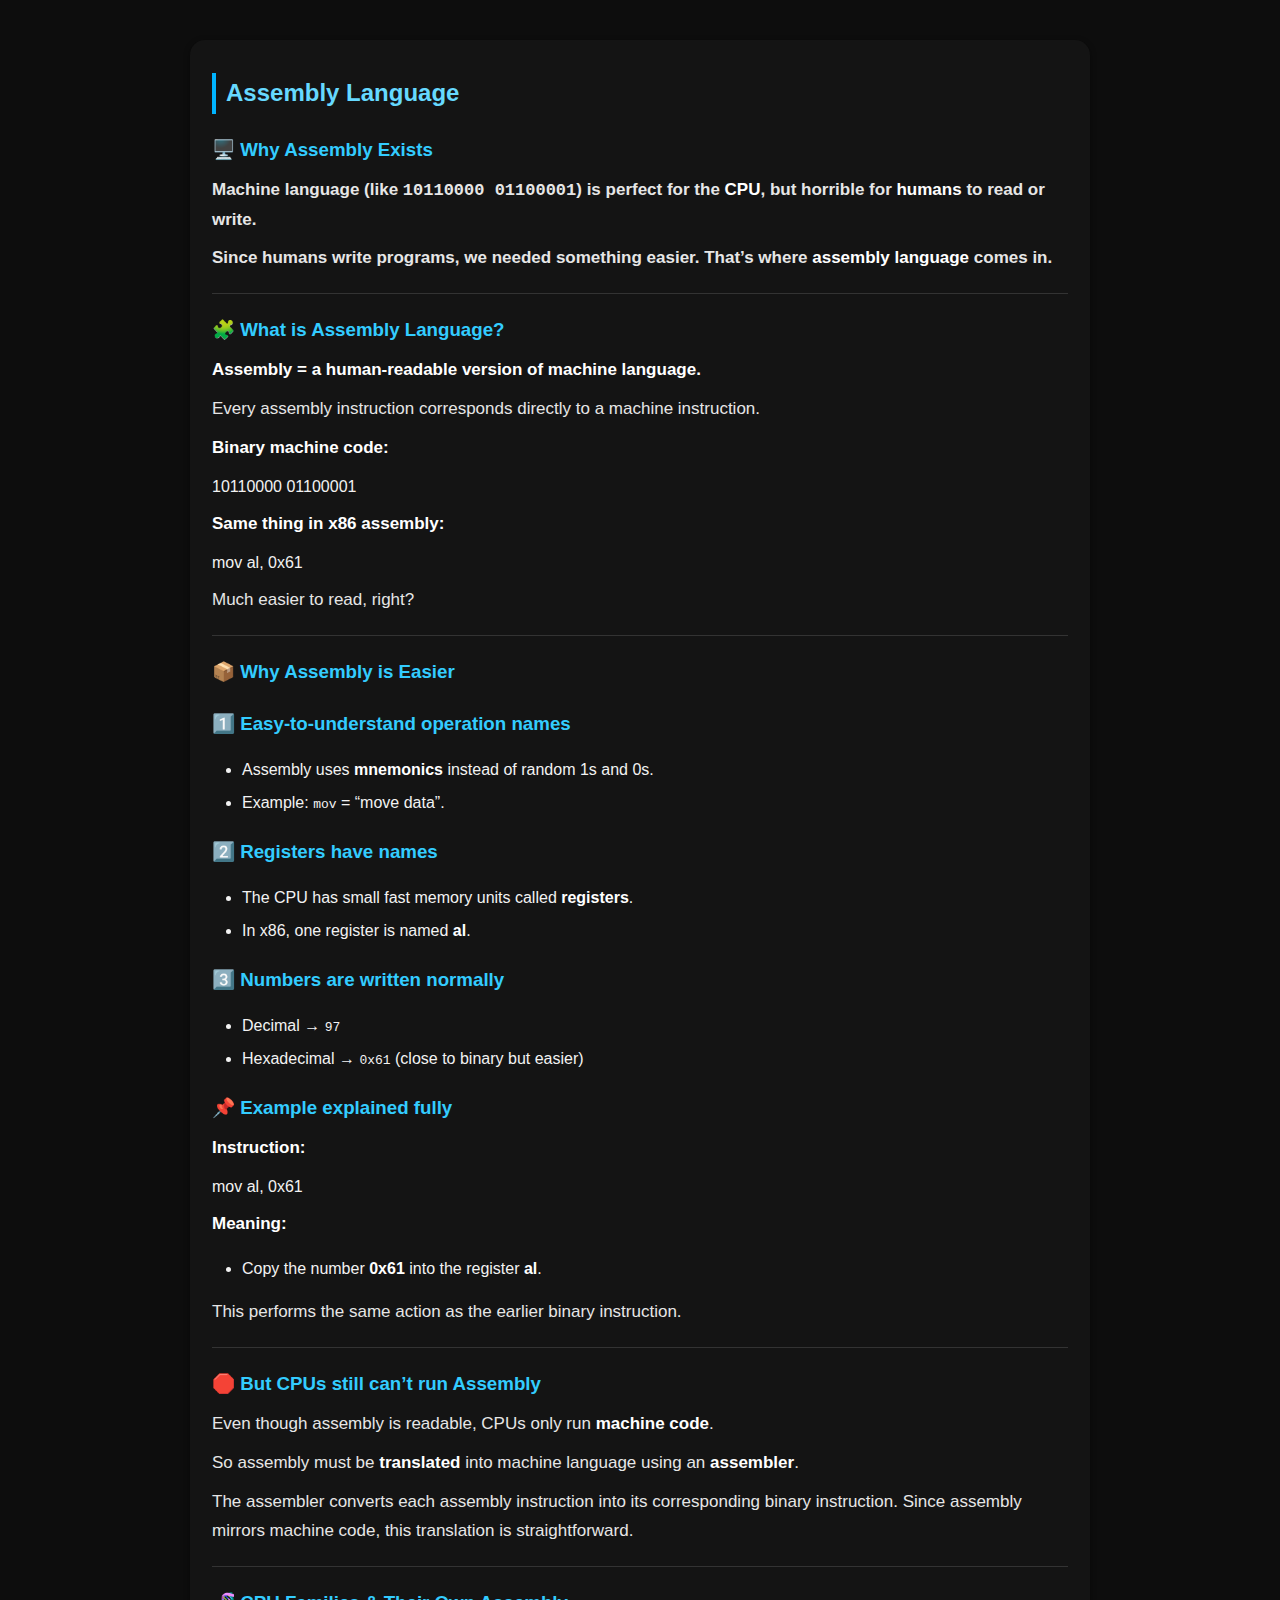
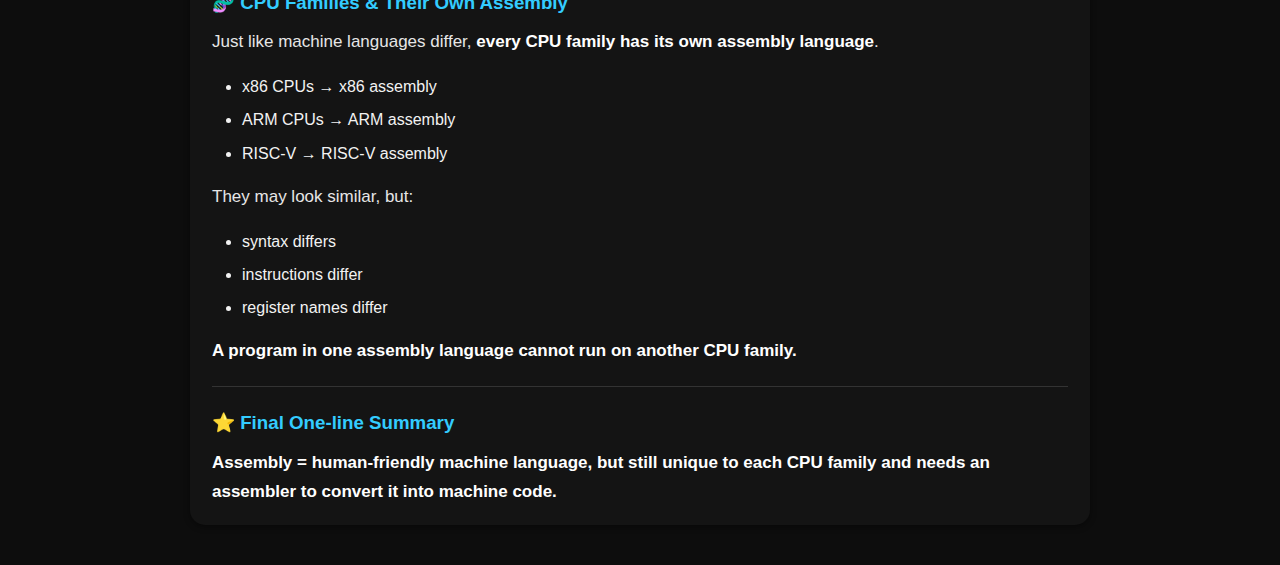
<file: subjects/programming/Basics/Assembly-Language.html>
<!DOCTYPE html>
<html lang="en">
<head>
    <meta charset="UTF-8">
    <meta name="viewport" content="width=device-width, initial-scale=1.0">
    <title>Introduction To Program and Programming Languages</title>

    <link rel="stylesheet" href="/Assets/Style.css">
</head>
<body> 

<div class="section">
    <h2> Assembly Language</h2>
    <h3>🖥️ Why Assembly Exists</32>

    <p>Machine language (like <code>10110000 01100001</code>) is perfect for the <strong>CPU</strong>, but horrible for <strong>humans</strong> to read or write.</p>

    <p>Since humans write programs, we needed something easier.  
    That’s where <strong>assembly language</strong> comes in.</p>

    <hr>

    <h3>🧩 What is Assembly Language?</h3>

    <p><strong>Assembly = a human-readable version of machine language.</strong></p>

    <p>Every assembly instruction corresponds directly to a machine instruction.</p>

    <p><strong>Binary machine code:</strong></p>

    <div class="code-box">10110000 01100001</div>

    <p><strong>Same thing in x86 assembly:</strong></p>

    <div class="code-box">mov al, 0x61</div>

    <p>Much easier to read, right?</p>

    <hr>

    <h3>📦 Why Assembly is Easier</h3>

    <h3>1️⃣ Easy-to-understand operation names</h3>
    <ul>
        <li>Assembly uses <strong>mnemonics</strong> instead of random 1s and 0s.</li>
        <li>Example: <code>mov</code> = “move data”.</li>
    </ul>

    <h3>2️⃣ Registers have names</h3>
    <ul>
        <li>The CPU has small fast memory units called <strong>registers</strong>.</li>
        <li>In x86, one register is named <strong>al</strong>.</li>
    </ul>

    <h3>3️⃣ Numbers are written normally</h3>
    <ul>
        <li>Decimal → <code>97</code></li>
        <li>Hexadecimal → <code>0x61</code> (close to binary but easier)</li>
    </ul>

    <h3>📌 Example explained fully</h3>

    <p><strong>Instruction:</strong></p>
    <div class="code-box">mov al, 0x61</div>

    <p><strong>Meaning:</strong></p>
    <ul>
        <li>Copy the number <strong>0x61</strong> into the register <strong>al</strong>.</li>
    </ul>

    <p>This performs the same action as the earlier binary instruction.</p>

    <hr>

    <h3>🛑 But CPUs still can’t run Assembly</h3>

    <p>Even though assembly is readable, CPUs only run <strong>machine code</strong>.</p>

    <p>So assembly must be <strong>translated</strong> into machine language using an <strong>assembler</strong>.</p>

    <p>The assembler converts each assembly instruction into its corresponding binary instruction.  
    Since assembly mirrors machine code, this translation is straightforward.</p>

    <hr>

    <h3>🧬 CPU Families & Their Own Assembly</h3>

    <p>Just like machine languages differ, <strong>every CPU family has its own assembly language</strong>.</p>

    <ul>
        <li>x86 CPUs → x86 assembly</li>
        <li>ARM CPUs → ARM assembly</li>
        <li>RISC-V → RISC-V assembly</li>
    </ul>

    <p>They may look similar, but:</p>

    <ul>
        <li>syntax differs</li>
        <li>instructions differ</li>
        <li>register names differ</li>
    </ul>

    <p><strong>A program in one assembly language cannot run on another CPU family.</strong></p>

    <hr>

    <h3>⭐ Final One-line Summary</h3>

    <p><strong>Assembly = human-friendly machine language, but still unique to each CPU family and needs an assembler to convert it into machine code.</strong></p>

</div>
</body>
</html>
</file>
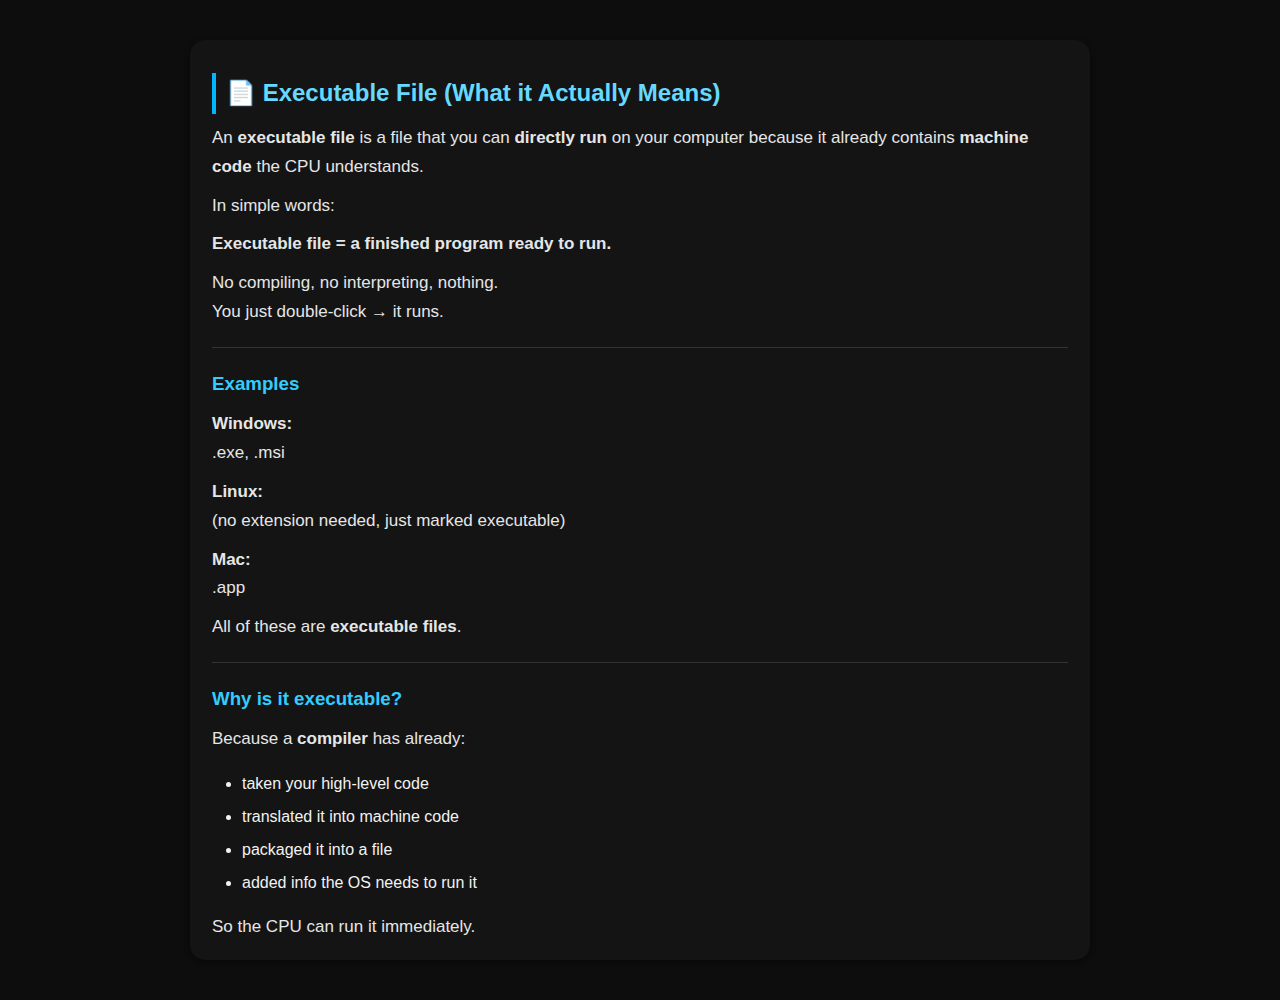
<file: subjects/programming/Basics/Executable-File.html>
<!DOCTYPE html>
<html lang="en">
<head>
    <meta charset="UTF-8">
    <meta name="viewport" content="width=device-width, initial-scale=1.0">
    <title>Executable Files</title>

    <link rel="stylesheet" href="/Assets/Style.css">
</head>
<body> 

<div class="section">
  <h2>📄 Executable File (What it Actually Means)</h2>

  <p>An <b>executable file</b> is a file that you can <b>directly run</b> on your computer because it already contains <b>machine code</b> the CPU understands.</p>

  <p>In simple words:</p>

  <p><b>Executable file = a finished program ready to run.</b></p>

  <p>No compiling, no interpreting, nothing.<br>You just double-click → it runs.</p>

  <hr>

  <h3>Examples</h3>

  <p><b>Windows:</b><br>.exe, .msi</p>

  <p><b>Linux:</b><br>(no extension needed, just marked executable)</p>

  <p><b>Mac:</b><br>.app</p>

  <p>All of these are <b>executable files</b>.</p>

  <hr>

  <h3>Why is it executable?</h3>

  <p>Because a <b>compiler</b> has already:</p>
  <ul>
    <li>taken your high-level code</li>
    <li>translated it into machine code</li>
    <li>packaged it into a file</li>
    <li>added info the OS needs to run it</li>
  </ul>

  <p>So the CPU can run it immediately.</p>
</div>  
</body>
</html>
</file>
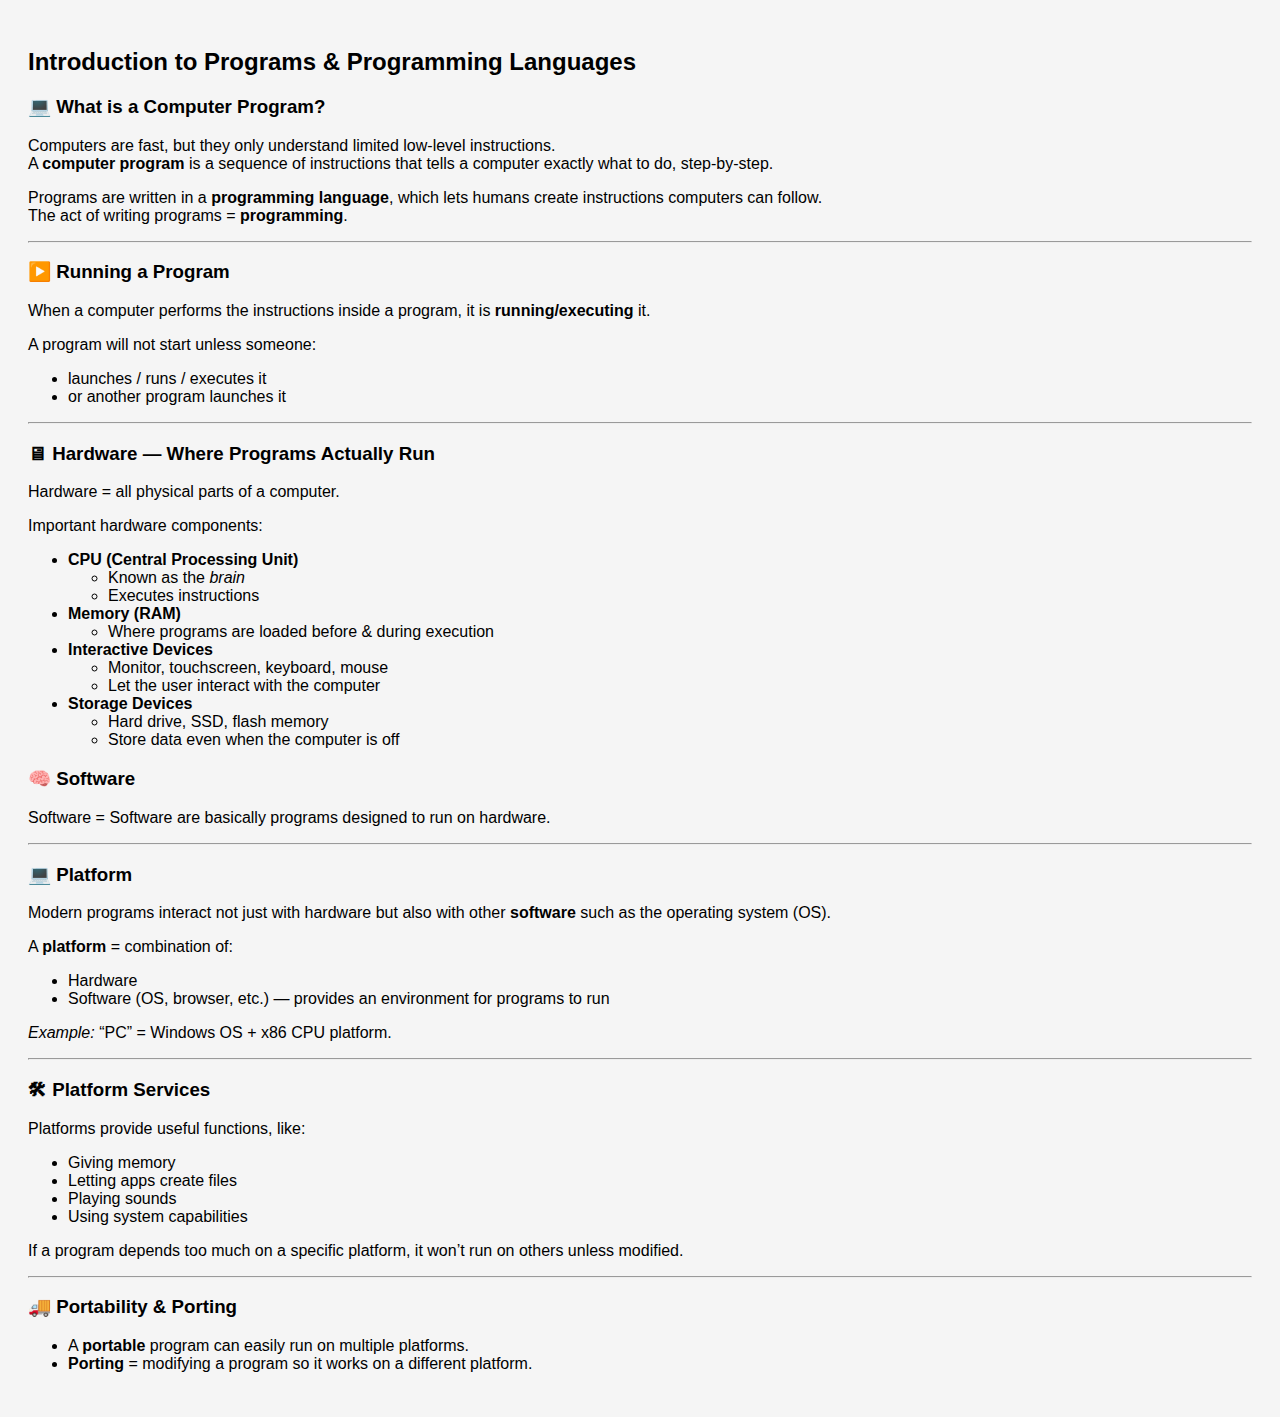
<file: subjects/programming/Basics/Introduction.html>
<!DOCTYPE html>
<html>
<head>
    <style>
        body {
            background: #f5f5f5;
            font-family: Arial;
            padding: 20px;
        }

        h1 {
            color: red;
        }
    </style>
</head>
<body>
    
<div class="section">

    <h2>Introduction to Programs & Programming Languages</h2>

    <h3>💻 What is a Computer Program?</h3>
    <p>
      Computers are fast, but they only understand limited low-level instructions.<br>
        A <strong>computer program</strong> is a sequence of instructions that tells a computer exactly what to do,
        step-by-step. 
    </p>

    <p>
        Programs are written in a <strong>programming language</strong>, which lets humans create instructions
        computers can follow.
        <br>The act of writing programs = <strong>programming</strong>.
    </p>

    <hr>

    <h3>▶️ Running a Program</h3>
    <p>When a computer performs the instructions inside a program, it is <strong>running/executing</strong> it.</p>

    <p>A program will not start unless someone:</p>
    <ul>
        <li>launches / runs / executes it</li>
        <li>or another program launches it</li>
    </ul>

    <hr>
    <!-- IMAGE 1 -->
    <h3>🖥 Hardware — Where Programs Actually Run</h3>
    <p>Hardware = all physical parts of a computer.</p>

    <p>Important hardware components:</p>
    <ul>
        <li><strong>CPU (Central Processing Unit)</strong>
            <ul>
                <li>Known as the <em>brain</em></li>
                <li>Executes instructions</li>
            </ul>
        </li>

        <li><strong>Memory (RAM)</strong>
            <ul>
                <li>Where programs are loaded before & during execution</li>
            </ul>
        </li>

        <li><strong>Interactive Devices</strong>
            <ul>
                <li>Monitor, touchscreen, keyboard, mouse</li>
                <li>Let the user interact with the computer</li>
            </ul>
        </li>

        <li><strong>Storage Devices</strong>
            <ul>
                <li>Hard drive, SSD, flash memory</li>
                <li>Store data even when the computer is off</li>
            </ul>
        </li>
    </ul>

    <!-- IMAGE 2 -->
    <h3>🧠 Software</h3>
    <p>Software = Software are basically programs designed to run on hardware.</p>
<hr>
    <h3>💻 Platform</h3>
    <p>
        Modern programs interact not just with hardware but also with other <strong>software</strong> such as
        the operating system (OS).
    </p>

    <p>A <strong>platform</strong> = combination of:</p>
    <ul>
        <li>Hardware</li>
        <li>Software (OS, browser, etc.) — provides an environment for programs to run</li>
    </ul>

    <p><em>Example:</em> “PC” = Windows OS + x86 CPU platform.</p>
<hr>
    <h3>🛠 Platform Services</h3>
    <p>Platforms provide useful functions, like:</p>
    <ul>
        <li>Giving memory</li>
        <li>Letting apps create files</li>
        <li>Playing sounds</li>
        <li>Using system capabilities</li>
    </ul>

    <p>
        If a program depends too much on a specific platform, it won’t run on others unless modified.
    </p>

    <hr>

    <!-- IMAGE 3 -->
    <h3>🚚 Portability & Porting</h3>

    <ul>
        <li>
            A <strong>portable</strong> program can easily run on multiple platforms.
        </li>
        <li>
            <strong>Porting</strong> = modifying a program so it works on a different platform.
        </li>
    </ul>

</div>
    
</body>
</html>
</file>
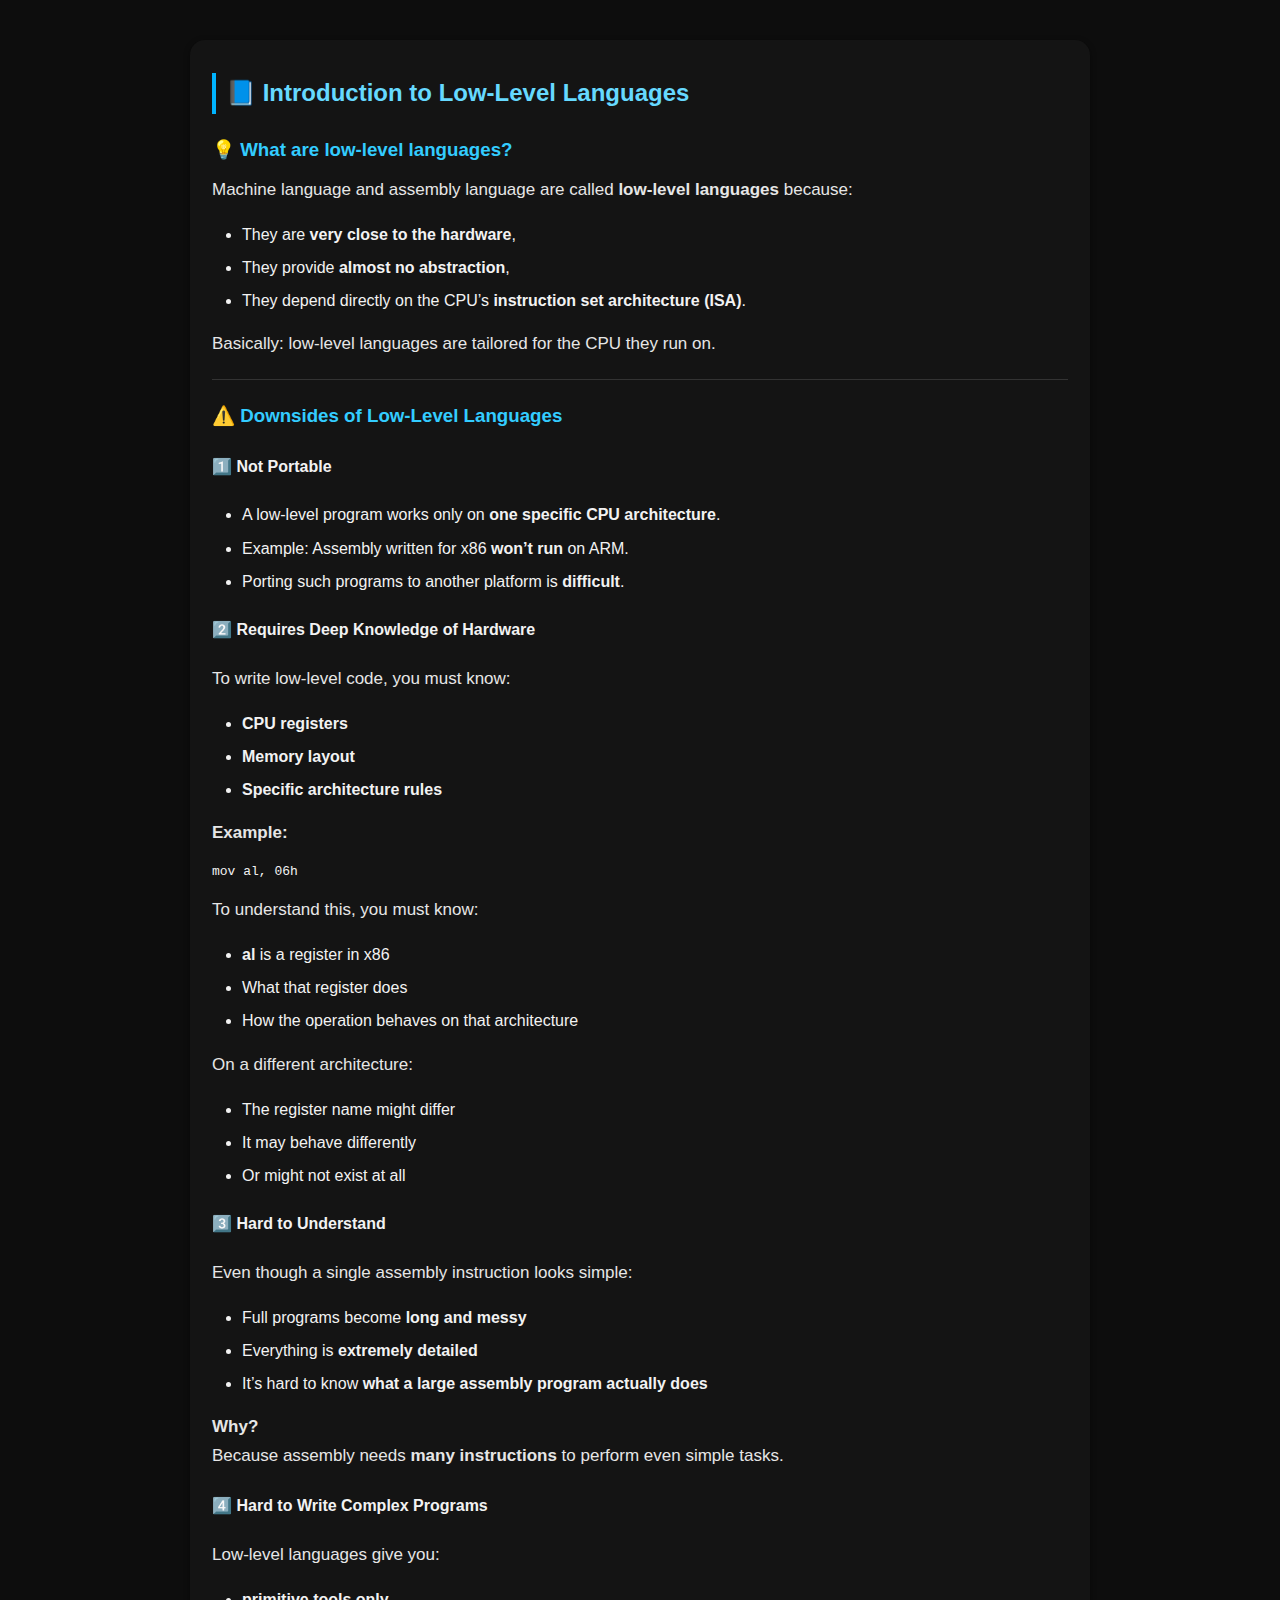
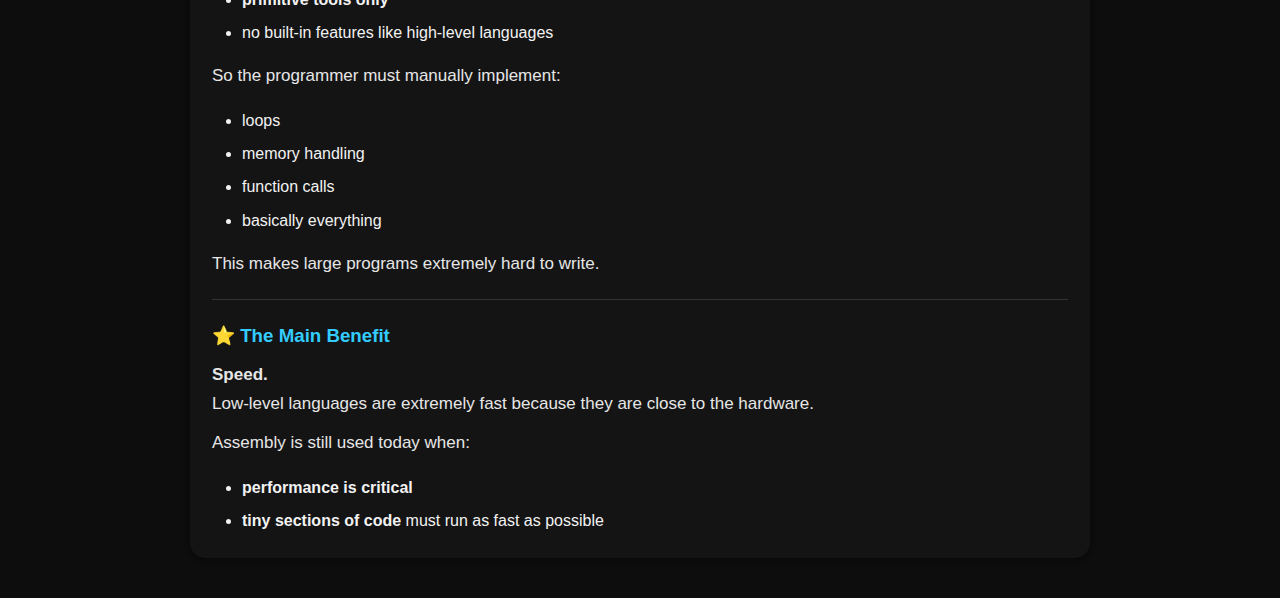
<file: subjects/programming/Basics/Low-Level-Language.html>
<!DOCTYPE html>
<html lang="en">
<head>
    <meta charset="UTF-8">
    <meta name="viewport" content="width=device-width, initial-scale=1.0">
    <title>Low Level Languages</title>

    <link rel="stylesheet" href="/Assets/Style.css">
</head>
<body> 

<div class="section">

    <h2>📘 Introduction to Low-Level Languages</h2>

    <h3>💡 What are low-level languages?</h3>

    <p>Machine language and assembly language are called <b>low-level languages</b> because:</p>
    <ul>
        <li>They are <b>very close to the hardware</b>,</li>
        <li>They provide <b>almost no abstraction</b>,</li>
        <li>They depend directly on the CPU’s <b>instruction set architecture (ISA)</b>.</li>
    </ul>

    <p>Basically: low-level languages are tailored for the CPU they run on.</p>

    <hr>

    <h3>⚠️ Downsides of Low-Level Languages</h3>

    <!-- 1 -->
    <h4>1️⃣ Not Portable</h4>
    <ul>
        <li>A low-level program works only on <b>one specific CPU architecture</b>.</li>
        <li>Example: Assembly written for x86 <b>won’t run</b> on ARM.</li>
        <li>Porting such programs to another platform is <b>difficult</b>.</li>
    </ul>

    <!-- 2 -->
    <h4>2️⃣ Requires Deep Knowledge of Hardware</h4>

    <p>To write low-level code, you must know:</p>

    <ul>
        <li><b>CPU registers</b></li>
        <li><b>Memory layout</b></li>
        <li><b>Specific architecture rules</b></li>
    </ul>

    <p><b>Example:</b></p>
    <pre><code>mov al, 06h</code></pre>

    <p>To understand this, you must know:</p>
    <ul>
        <li><b>al</b> is a register in x86</li>
        <li>What that register does</li>
        <li>How the operation behaves on that architecture</li>
    </ul>

    <p>On a different architecture:</p>
    <ul>
        <li>The register name might differ</li>
        <li>It may behave differently</li>
        <li>Or might not exist at all</li>
    </ul>

    <!-- 3 -->
    <h4>3️⃣ Hard to Understand</h4>

    <p>Even though a single assembly instruction looks simple:</p>

    <ul>
        <li>Full programs become <b>long and messy</b></li>
        <li>Everything is <b>extremely detailed</b></li>
        <li>It’s hard to know <b>what a large assembly program actually does</b></li>
    </ul>

    <p><b>Why?</b><br>Because assembly needs <b>many instructions</b> to perform even simple tasks.</p>

    <!-- 4 -->
    <h4>4️⃣ Hard to Write Complex Programs</h4>

    <p>Low-level languages give you:</p>
    <ul>
        <li><b>primitive tools only</b></li>
        <li>no built-in features like high-level languages</li>
    </ul>

    <p>So the programmer must manually implement:</p>
    <ul>
        <li>loops</li>
        <li>memory handling</li>
        <li>function calls</li>
        <li>basically everything</li>
    </ul>

    <p>This makes large programs extremely hard to write.</p>

    <hr>

    <h3>⭐ The Main Benefit</h3>

    <p><b>Speed.</b><br>Low-level languages are extremely fast because they are close to the hardware.</p>

    <p>Assembly is still used today when:</p>
    <ul>
        <li><b>performance is critical</b></li>
        <li><b>tiny sections of code</b> must run as fast as possible</li>
    </ul>
</div>
</body>
</html>
</file>
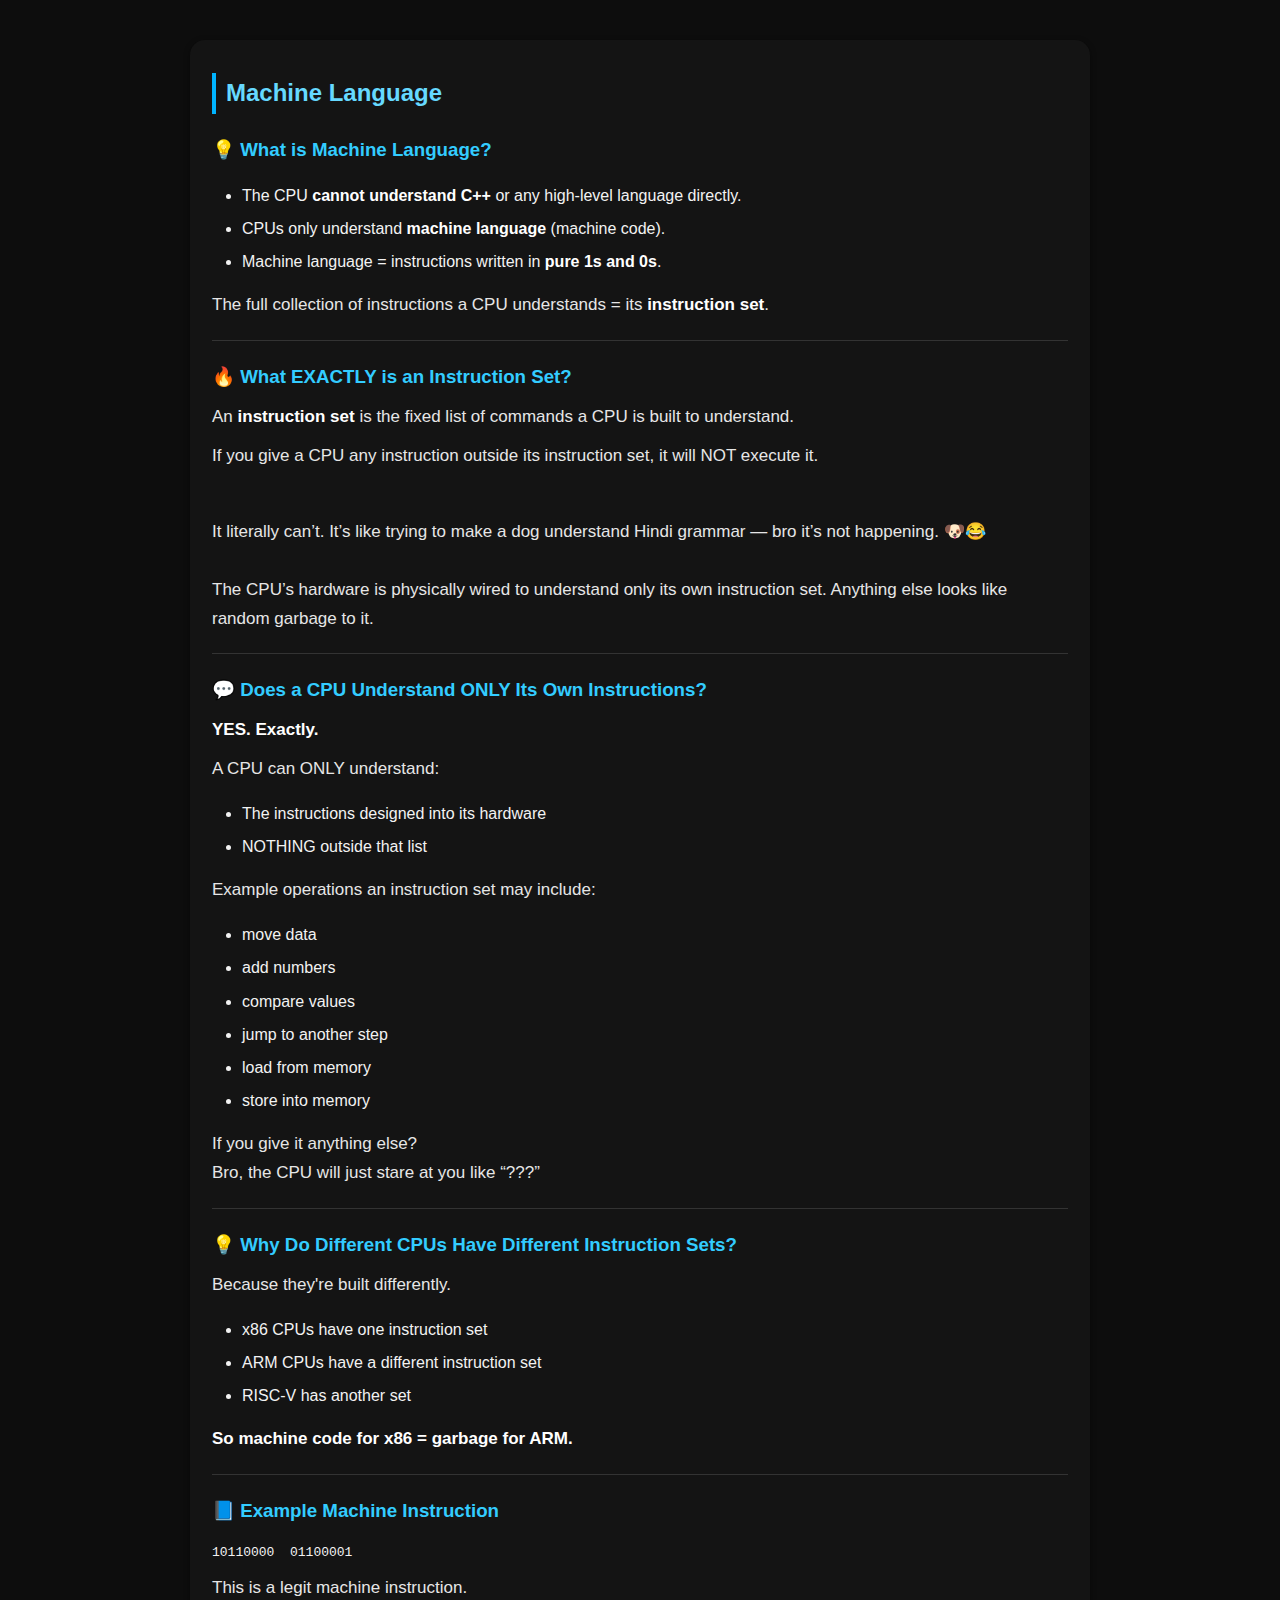
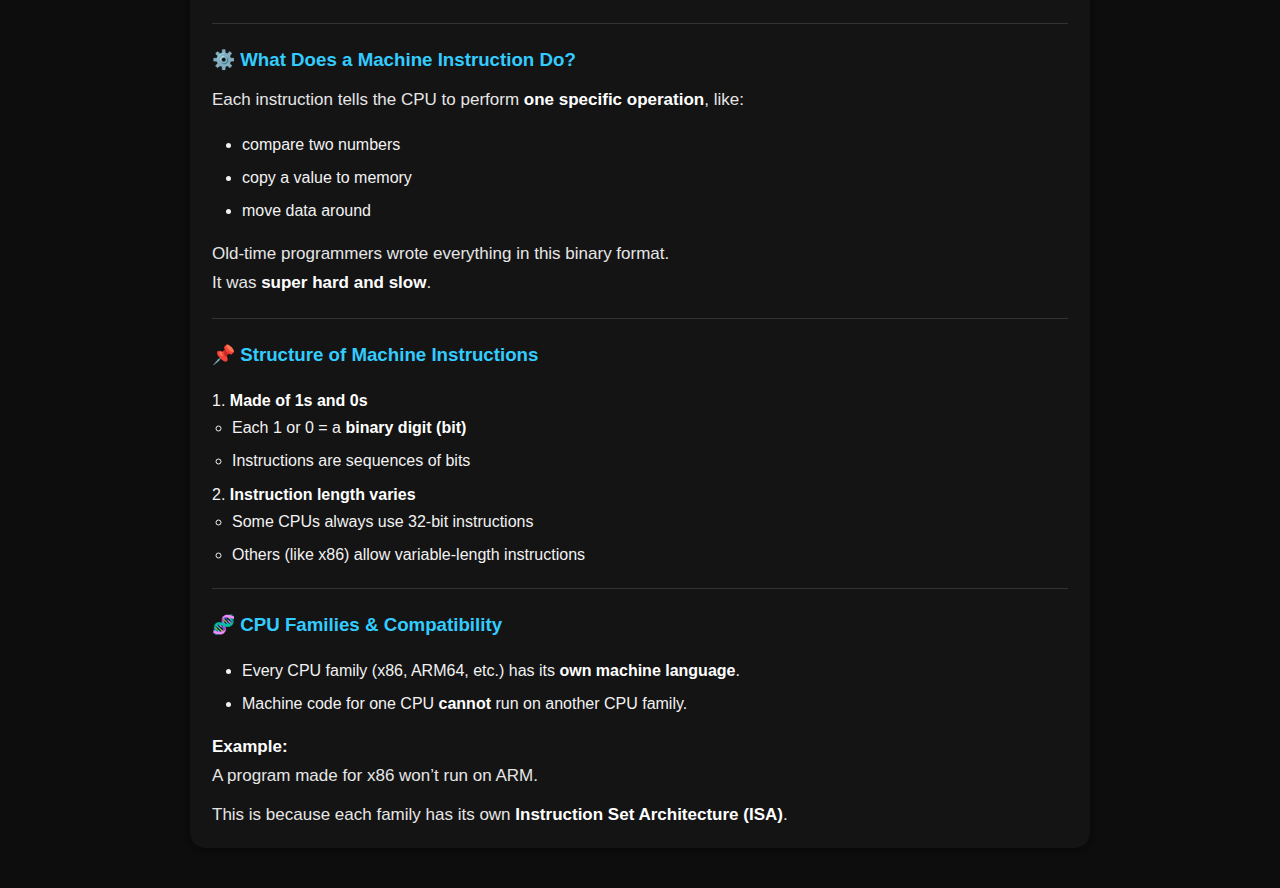
<file: subjects/programming/Basics/Machine-Language.html>
<!DOCTYPE html>
<html lang="en">
<head>
    <meta charset="UTF-8">
    <meta name="viewport" content="width=device-width, initial-scale=1.0">
    <title>Machine Languages</title>

    <link rel="stylesheet" href="/Assets/Style.css">
</head>
<body>

<div class="section">

    <h2>Machine Language</h2>

    <h3>💡 What is Machine Language?</h3>
    <ul>
        <li>The CPU <strong>cannot understand C++</strong> or any high-level language directly.</li>
        <li>CPUs only understand <strong>machine language</strong> (machine code).</li>
        <li>Machine language = instructions written in <strong>pure 1s and 0s</strong>.</li>
    </ul>

    <p>
        The full collection of instructions a CPU understands = its <strong>instruction set</strong>.
    </p>

    <hr>

    <h3>🔥 What EXACTLY is an Instruction Set?</h3>
    <p>
        An <strong>instruction set</strong> is the fixed list of commands a CPU is built to understand.
    </p>

    <p>
        If you give a CPU any instruction outside its instruction set,
        it will NOT execute it.
    </p>
<br>
    <p>
        It literally can’t.  
        It’s like trying to make a dog understand Hindi grammar — bro it’s not happening. 🐶😂  <br>
        <br>
        The CPU’s hardware is physically wired to understand only its own instruction set.  
        Anything else looks like random garbage to it.
    </p>

    <hr>

    <h3>💬 Does a CPU Understand ONLY Its Own Instructions?</h3>
    <p><strong>YES. Exactly.</strong></p>

    <p>A CPU can ONLY understand:</p>
    <ul>
        <li>The instructions designed into its hardware</li>
        <li>NOTHING outside that list</li>
    </ul>

    <p>Example operations an instruction set may include:</p>
    <ul>
        <li>move data</li>
        <li>add numbers</li>
        <li>compare values</li>
        <li>jump to another step</li>
        <li>load from memory</li>
        <li>store into memory</li>
    </ul>

    <p>If you give it anything else?<br>
        Bro, the CPU will just stare at you like “???”</p>

    <hr>

    <h3>💡 Why Do Different CPUs Have Different Instruction Sets?</h3>
    <p>Because they're built differently.</p>
    <ul>
        <li>x86 CPUs have one instruction set</li>
        <li>ARM CPUs have a different instruction set</li>
        <li>RISC-V has another set</li>
    </ul>

    <p><strong>So machine code for x86 = garbage for ARM.</strong></p>

    <hr>

    <h3>📘 Example Machine Instruction</h3>

    <div class="code-box">
        <code>10110000&nbsp;&nbsp;01100001</code>
    </div>

    <p>This is a legit machine instruction.</p>

    <hr>

    <h3>⚙️ What Does a Machine Instruction Do?</h3>
    <p>Each instruction tells the CPU to perform <strong>one specific operation</strong>, like:</p>

    <ul>
        <li>compare two numbers</li>
        <li>copy a value to memory</li>
        <li>move data around</li>
    </ul>

    <p>Old-time programmers wrote everything in this binary format.<br>
       It was <strong>super hard and slow</strong>.</p>

    <hr>

    <h3>📌 Structure of Machine Instructions</h3>

    <ol>
        <li>
            <strong>Made of 1s and 0s</strong>
            <ul>
                <li>Each 1 or 0 = a <strong>binary digit (bit)</strong></li>
                <li>Instructions are sequences of bits</li>
            </ul>
        </li>

        <li>
            <strong>Instruction length varies</strong>
            <ul>
                <li>Some CPUs always use 32-bit instructions</li>
                <li>Others (like x86) allow variable-length instructions</li>
            </ul>
        </li>
    </ol>

    <hr>

    <h3>🧬 CPU Families & Compatibility</h3>

    <ul>
        <li>Every CPU family (x86, ARM64, etc.) has its <strong>own machine language</strong>.</li>
        <li>Machine code for one CPU <strong>cannot</strong> run on another CPU family.</li>
    </ul>

    <p><strong>Example:</strong><br>
        A program made for x86 won’t run on ARM.
    </p>

    <p>
        This is because each family has its own <strong>Instruction Set Architecture (ISA)</strong>.
    </p>

</div>
</body>
</html>
</file>
<file: Assets/Style.css>
/* ====== IMAGES ====== */

.diagram {
    display: block;
    max-width: 100%;
    width: 100%;
    height: auto;
    margin: 0 auto;
    object-fit: contain;
}
/* ====== GENERAL STYLES ====== */
body {
    font-family: "Segoe UI", Arial, sans-serif;
    background-color: #0d0d0d;
    color: #f2f2f2;
    margin: 40px auto;
    max-width: 900px;
    line-height: 1.7;
}

h1, h2, h3 {
    margin-bottom: 10px;
}

p {
    margin: 10px 0;
    font-size: 17px;
    color: #e6e6e6;
}

strong {
    color: #fff;
}

hr {
    border: 0;
    border-top: 1px solid #333;
    margin: 20px 0;
}

/* ====== HEADINGS ====== */
h1 {
    color: #00b4ff;
    text-align: center;
    border-bottom: 2px solid #00b4ff;
    padding-bottom: 10px;
}

h2 {
    color: #66d9ff;
    margin-top: 25px;
    border-left: 4px solid #00b4ff;
    padding-left: 10px;
}

h3 {
    color: #33ccff;
    margin-top: 20px;
}

/* ====== LISTS ====== */
ul {
    margin-left: 20px;
    padding-left: 10px;
    list-style-position: outside;
}

li {
    margin-bottom: 6px;
}

ol {
    margin-left: 0;
    padding-left: 0;
    list-style-position: inside;
}

ol ul {
    margin-left: 0;
    padding-left: 20px;
}

/* ====== SPECIAL ELEMENTS ====== */
.highlight {
    color: #00b4ff;
    font-weight: 600;
}

.section {
    background: #141414;
    padding: 8px 22px;
    margin-bottom: 5px;
    border-radius: 15px;
    box-shadow: 0 2px 6px rgba(0, 0, 0, 0.4);
}

.top-heading {
    text-align: center;
    margin-bottom: 40px;
    line-height: 1.4;
}

.top-heading h2 {
    color: #66d9ff;
    border: none;
    padding: 0;
}

/* ====== IMAGE STYLES ====== */
.img-center {
    display: block;
    margin: 25px auto;
    border-radius: 10px;
    box-shadow: 0 2px 8px rgba(0,0,0,0.5);
    max-width: 80%;
    height: auto;
    border-radius: 10px;
}

/* ====== CODE BLOCK ====== */
.code-block {
    background: #1a1a1a;
    border-left: 4px solid #00b4ff;
    padding: 15px 20px;
    border-radius: 8px;
    font-family: Consolas, monospace;
    color: #e6e6e6;
    overflow-x: auto;
}

/* ====== ANCHOR TAG ====== */
a {
  color: #7bdff2; /* your 🩵 color */
}

a:hover {
  color: #38b6ff; /* slightly darker on hover */
}

.jump {
  text-decoration: none;   /* removes underline */
  font-weight: bold;       /* makes text bold */
  font-style: italic;
}

.jump:hover {
  text-decoration: underline; 
  opacity: 0.8;
}

.TOC {
  font-size: 1.5rem;
  font-weight: 700;
  margin-left: 16px;
}
</file>
